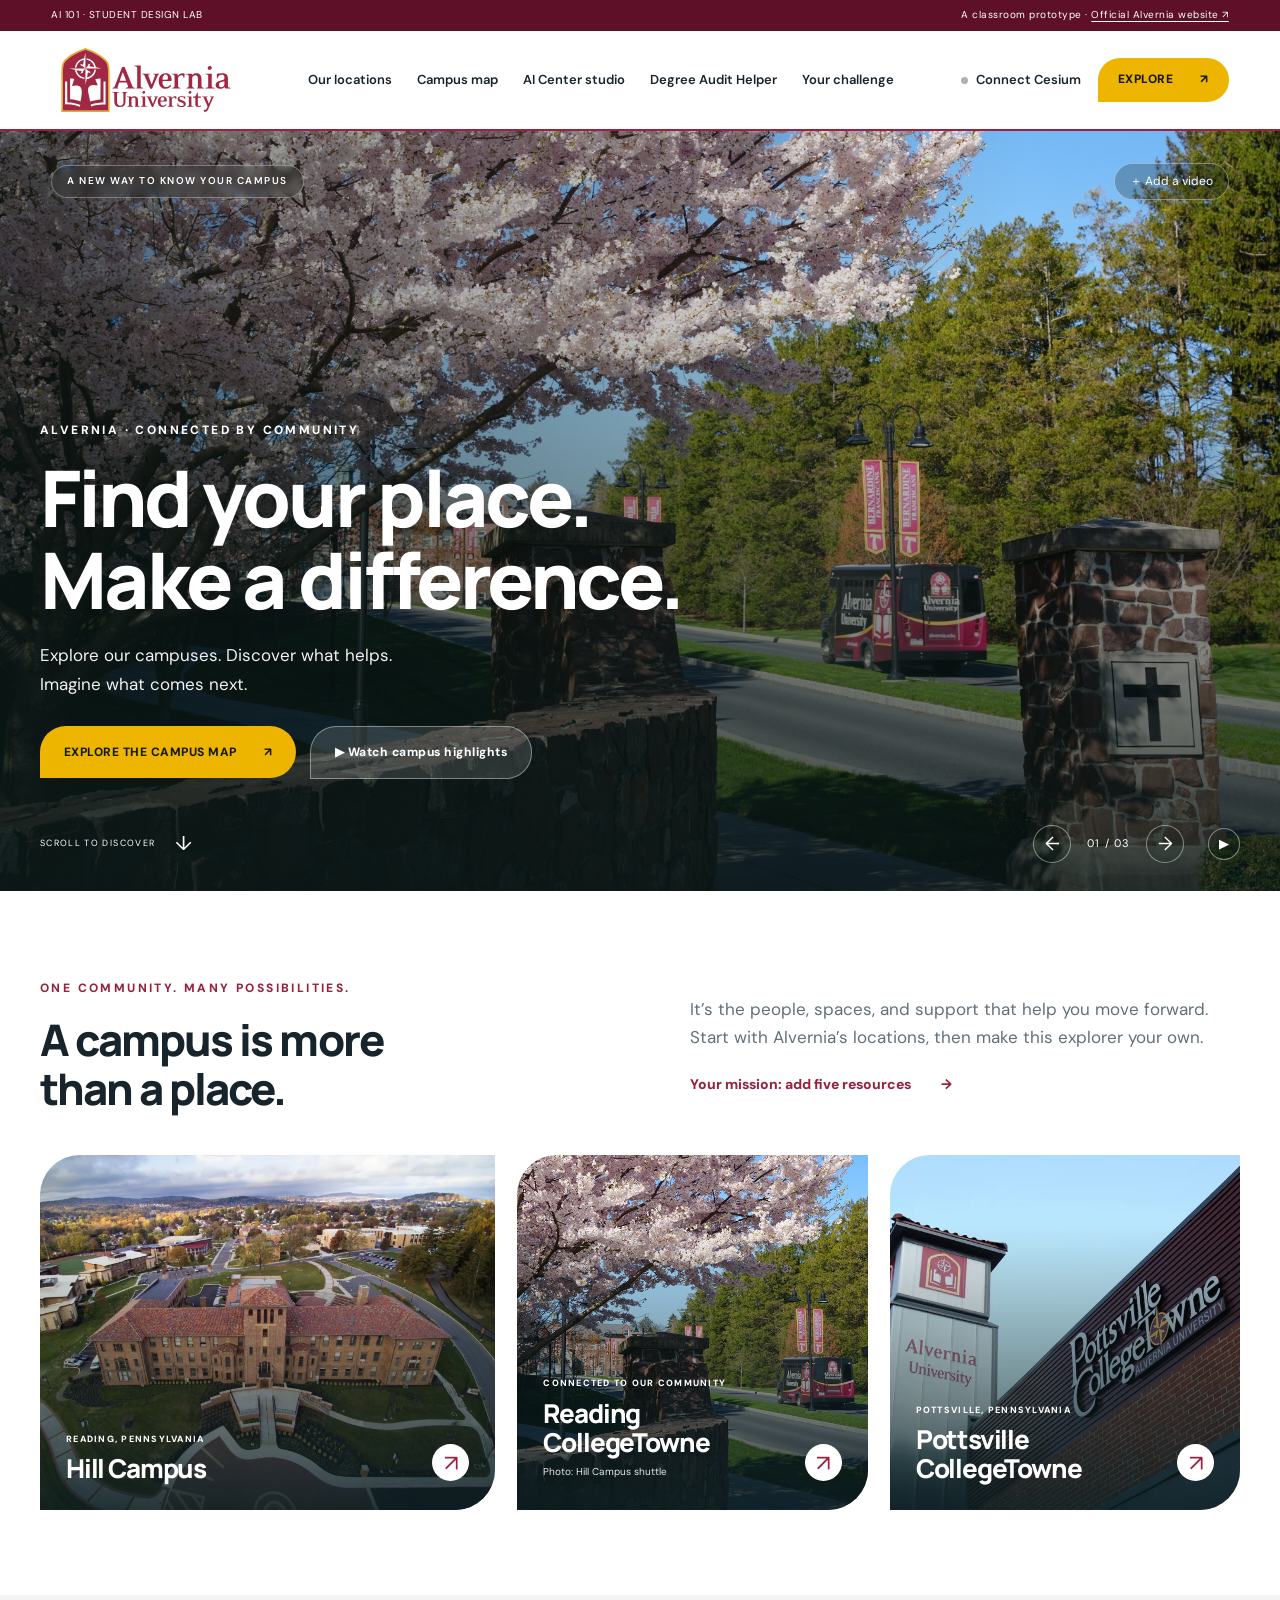
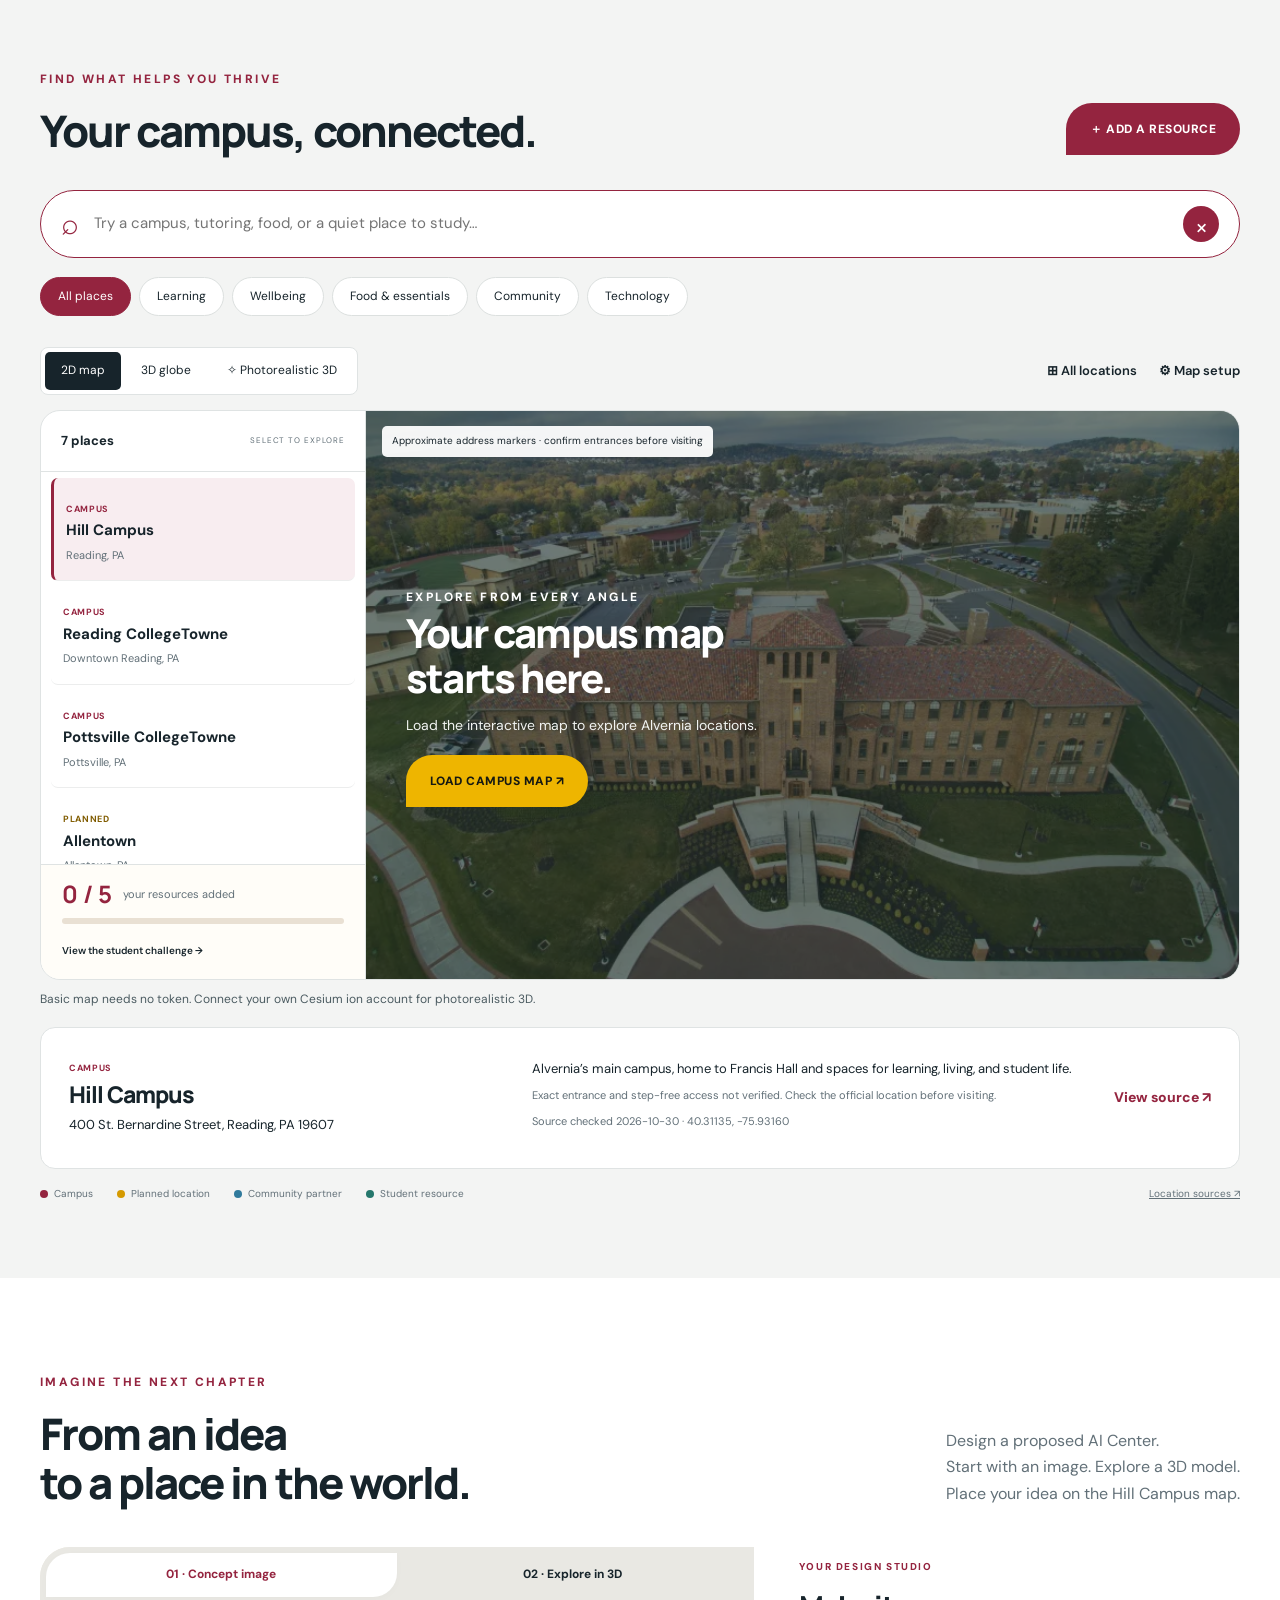
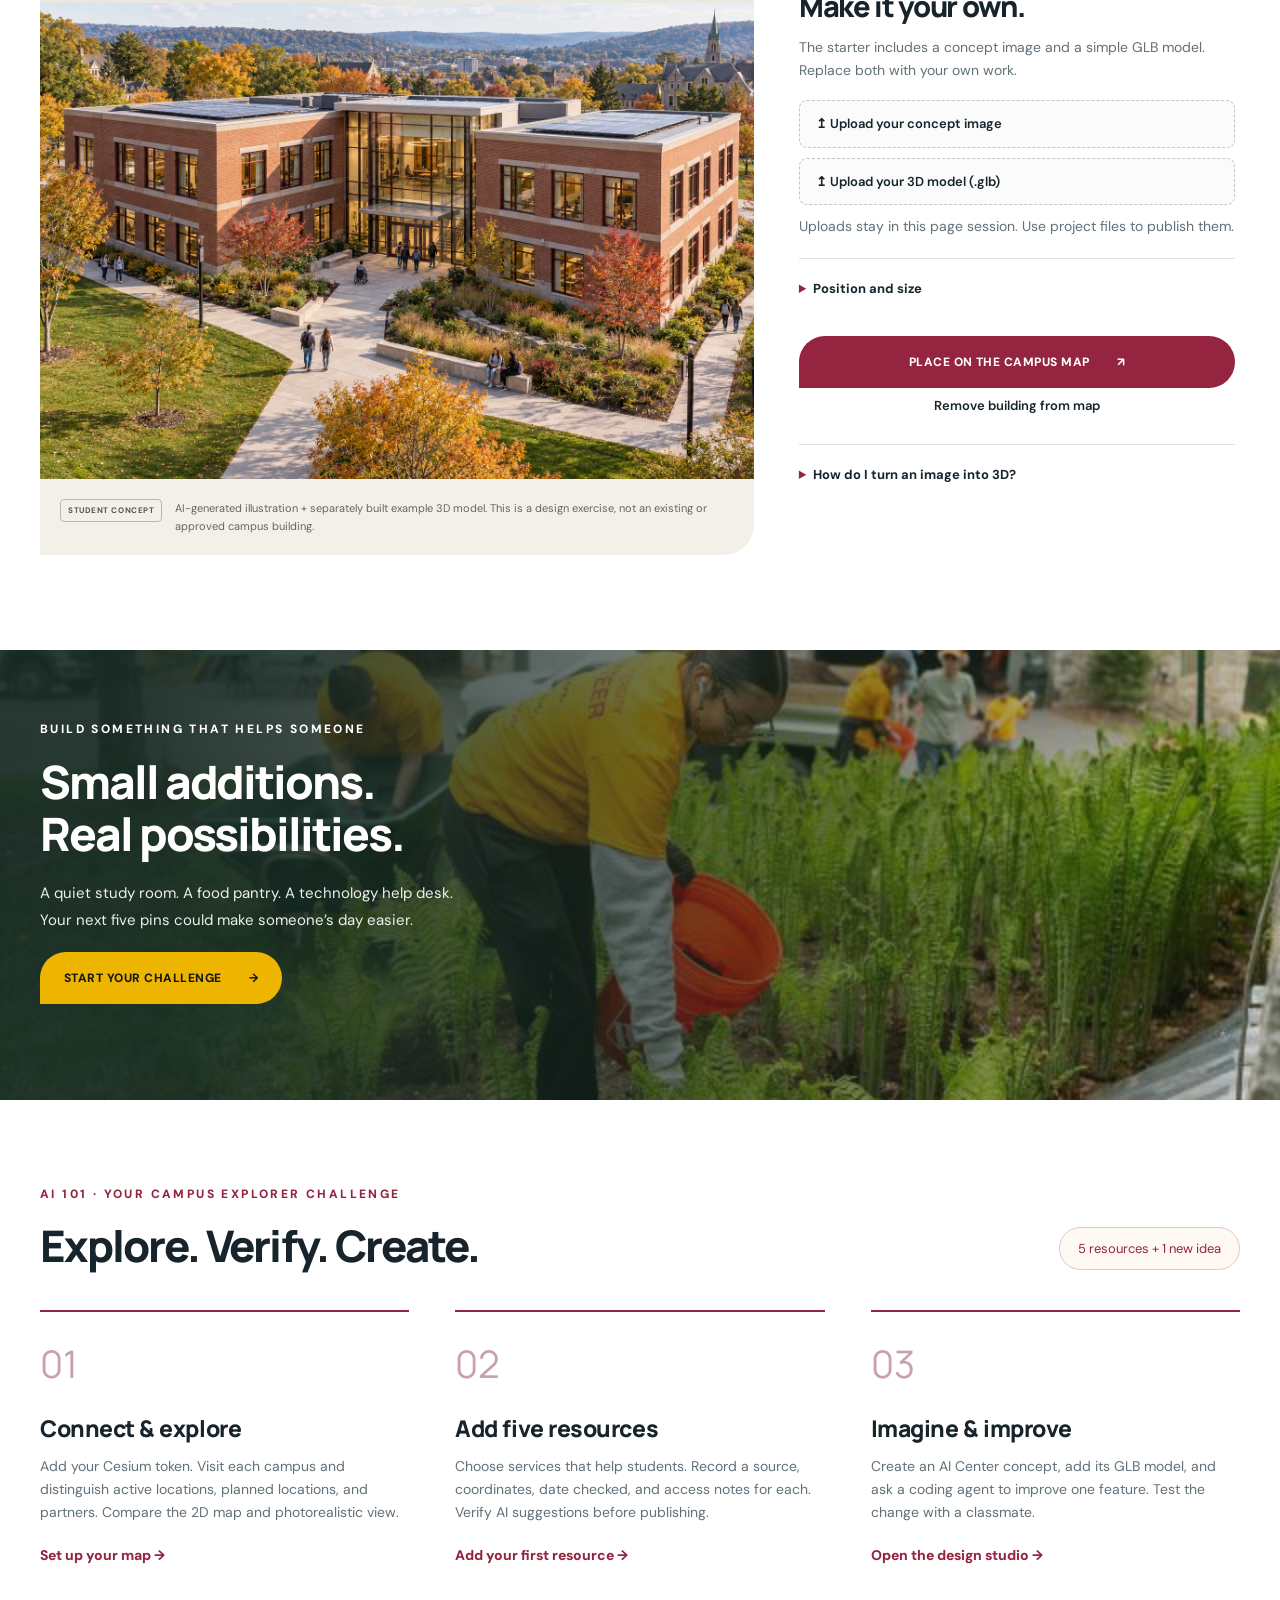
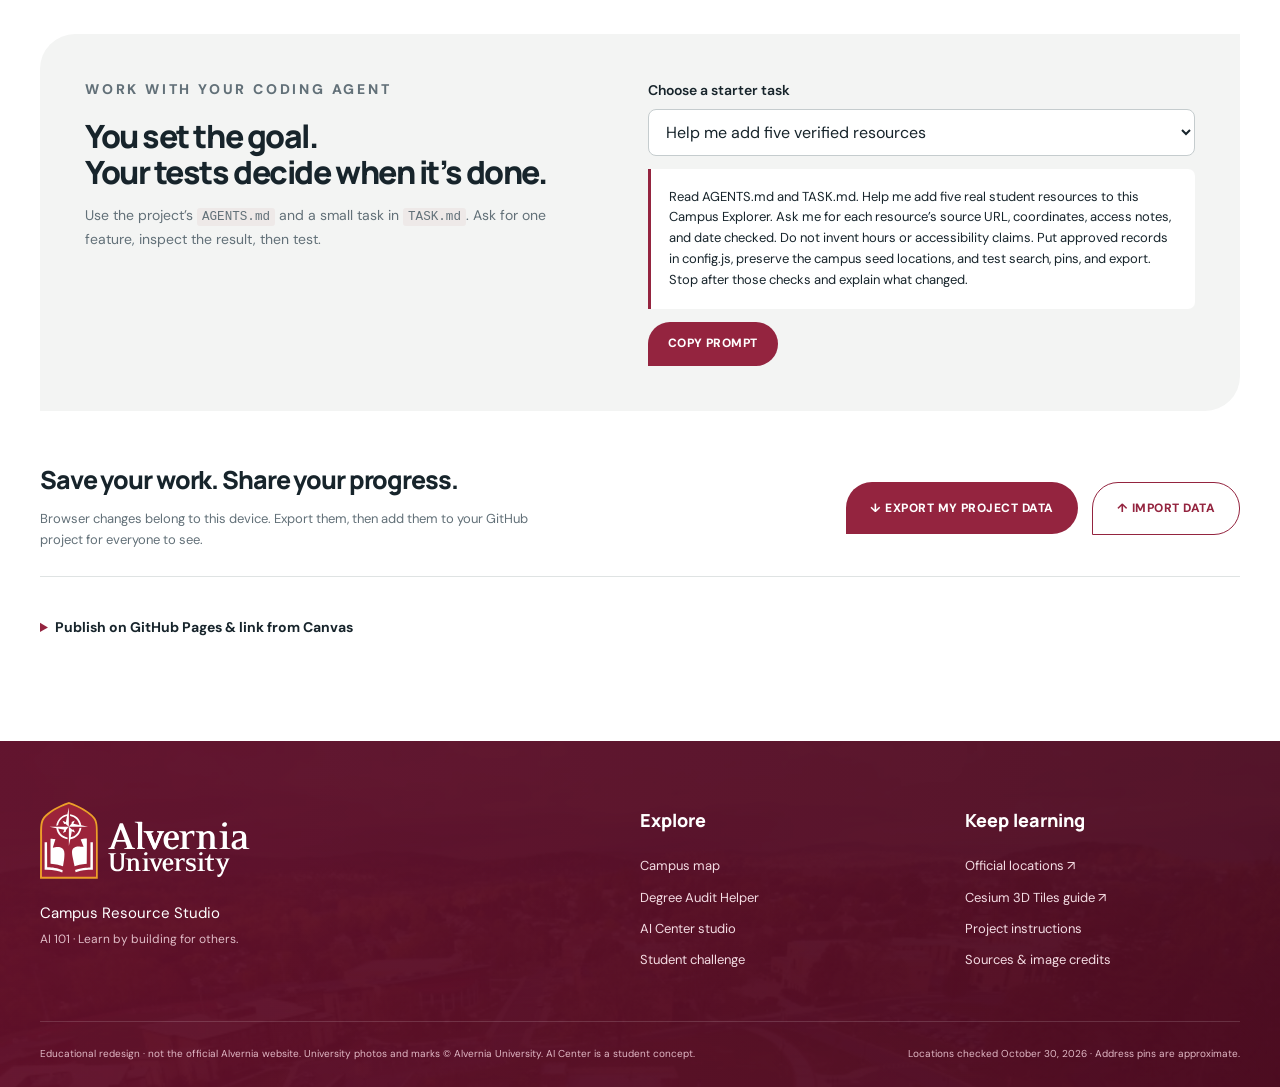
<file: website/index.html>
<!doctype html>
<html lang="en">
<head>
<meta charset="utf-8"><meta name="viewport" content="width=device-width, initial-scale=1">
<meta name="description" content="An AI 101 student campus explorer: discover Alvernia locations, add helpful resources, and imagine an AI learning center in 3D.">
<meta name="referrer" content="strict-origin-when-cross-origin">
<title>Explore Alvernia · Campus Resource Studio</title>
<link rel="icon" href="assets/logo.svg" type="image/svg+xml">
<link rel="stylesheet" href="style.css">
<script src="config.js" defer></script><script src="data.js" defer></script><script src="core.js" defer></script><script src="map.js" defer></script><script src="app.js" defer></script>
</head>
<body>
<a class="skip-link" href="#main">Skip to content</a>
<div class="prototype-bar"><span>AI 101 · STUDENT DESIGN LAB</span><span>A classroom prototype · <a href="https://www.alvernia.edu/" target="_blank" rel="noopener">Official Alvernia website ↗</a></span></div>
<header class="site-header">
<a class="brand" href="#" aria-label="Alvernia Campus Explorer home"><img src="assets/logo.svg" alt="Alvernia University" width="196" height="74"></a>
<button class="menu-toggle" id="menu-toggle" aria-expanded="false" aria-controls="main-nav">Menu ☰</button>
<nav id="main-nav" aria-label="Main navigation"><a href="#discover">Our locations</a><a href="#explore">Campus map</a><a href="#studio">AI Center studio</a><a href="degree-audit.html">Degree Audit Helper</a><a href="#lab">Your challenge</a></nav>
<div class="header-actions"><button class="text-button" data-open="token-dialog"><span class="connection-dot"></span> Connect Cesium</button><a class="button gold compact" href="#explore">EXPLORE <span>↗</span></a></div>
</header>
<main id="main">
<section class="hero" aria-label="Campus stories" aria-roledescription="carousel">
<img id="hero-image" class="hero-media" src="assets/hero-campus.jpg" alt="Alvernia campus in spring">
<video id="hero-video" class="hero-media" muted loop playsinline preload="none" poster="assets/hero-campus.jpg" aria-label="Alvernia campus highlights"></video>
<div class="hero-shade"></div>
<div class="hero-topline"><span class="glass-tag">A NEW WAY TO KNOW YOUR CAMPUS</span><button class="hero-edit" data-open="video-dialog">＋ Add a video</button></div>
<div class="hero-content wrap"><p class="eyebrow light" id="hero-kicker">ALVERNIA · CONNECTED BY COMMUNITY</p><h1 id="hero-title">Find your place.<br>Make a difference.</h1><p id="hero-description">Explore our campuses. Discover what helps.<br>Imagine what comes next.</p><div class="button-row"><a class="button gold" href="#explore">EXPLORE THE CAMPUS MAP <span>↗</span></a><button class="button translucent" id="hero-watch">▶ Watch campus highlights</button></div></div>
<div class="hero-bottom wrap"><a class="scroll-cue" href="#discover">SCROLL TO DISCOVER <span>↓</span></a><div class="carousel-controls"><button id="hero-prev" aria-label="Previous campus story">←</button><span id="hero-count" aria-live="polite">01 / 03</span><button id="hero-next" aria-label="Next campus story">→</button><button id="hero-pause" aria-label="Play background video">▶</button></div></div>
</section>
<section class="intro wrap" id="discover">
<div><p class="eyebrow">ONE COMMUNITY. MANY POSSIBILITIES.</p><h2>A campus is more<br>than a place.</h2></div><div class="intro-copy"><p>It’s the people, spaces, and support that help you move forward. Start with Alvernia’s locations, then make this explorer your own.</p><a class="text-link" href="#lab">Your mission: add five resources <span>→</span></a></div>
</section>
<section class="campus-gallery wrap" aria-label="Featured locations">
<article class="campus-card"><img src="assets/francis-hall.webp" alt="Aerial view of Francis Hall on Alvernia’s Hill Campus" loading="lazy"><div class="campus-card-shade"></div><div><span class="eyebrow light">READING, PENNSYLVANIA</span><h3>Hill Campus</h3><button class="round-link" data-fly="hill" aria-label="Explore Hill Campus on map">↗</button></div></article>
<article class="campus-card"><img src="assets/campus-gate.jpg" alt="Spring trees and Alvernia shuttle at the campus entrance" loading="lazy"><div class="campus-card-shade"></div><div><span class="eyebrow light">CONNECTED TO OUR COMMUNITY</span><h3>Reading CollegeTowne</h3><small>Photo: Hill Campus shuttle</small><button class="round-link" data-fly="reading" aria-label="Explore Reading CollegeTowne on map">↗</button></div></article>
<article class="campus-card"><img src="assets/pottsville.webp" alt="Exterior of Alvernia’s Pottsville CollegeTowne" loading="lazy"><div class="campus-card-shade"></div><div><span class="eyebrow light">POTTSVILLE, PENNSYLVANIA</span><h3>Pottsville CollegeTowne</h3><button class="round-link" data-fly="pottsville" aria-label="Explore Pottsville on map">↗</button></div></article>
</section>
<section class="finder-section" id="explore">
<div class="wrap">
<div class="section-heading"><div><p class="eyebrow">FIND WHAT HELPS YOU THRIVE</p><h2>Your campus, connected.</h2></div><button class="button maroon" id="open-resource">＋ ADD A RESOURCE</button></div>
<div class="finder-search"><label class="sr-only" for="resource-search">Search campuses and student resources</label><span aria-hidden="true">⌕</span><input id="resource-search" type="search" placeholder="Try a campus, tutoring, food, or a quiet place to study…"><button id="clear-search" aria-label="Clear search">×</button></div>
<div class="filter-row" aria-label="Resource filters"><button class="filter active" data-category="all" aria-pressed="true">All places</button><button class="filter" data-category="Learning" aria-pressed="false">Learning</button><button class="filter" data-category="Wellbeing" aria-pressed="false">Wellbeing</button><button class="filter" data-category="Food & essentials" aria-pressed="false">Food & essentials</button><button class="filter" data-category="Community" aria-pressed="false">Community</button><button class="filter" data-category="Technology" aria-pressed="false">Technology</button></div>
<div class="map-toolbar"><div class="map-views" aria-label="Map layers"><button id="view-2d" class="active" aria-pressed="true">2D map</button><button id="view-3d" aria-pressed="false">3D globe</button><button id="view-photo" aria-pressed="false">✧ Photorealistic 3D</button></div><div class="map-actions"><button class="text-button" id="show-all">⊞ All locations</button><button class="text-button" data-open="token-dialog">⚙ Map setup</button></div></div>
<div class="explorer-grid">
<aside class="results-pane" aria-label="Places directory"><div class="results-heading"><strong id="result-count">7 places</strong><span>SELECT TO EXPLORE</span></div><div id="place-list"></div><div class="resource-progress"><div><strong id="resource-progress-count">0 / 5</strong><span>your resources added</span></div><progress id="resource-progress" value="0" max="5" aria-label="Your five-resource challenge"></progress><a href="#lab">View the student challenge →</a></div></aside>
<div class="map-panel"><div id="cesiumContainer" aria-label="Interactive Cesium campus map"></div><div id="map-fallback" class="map-fallback"><img src="assets/francis-hall.webp" alt="Francis Hall campus photograph, not an interactive map"><div><span class="eyebrow light">EXPLORE FROM EVERY ANGLE</span><h3>Your campus map<br>starts here.</h3><p id="fallback-message">Load the interactive map to explore Alvernia locations.</p><button class="button gold" id="load-map">LOAD CAMPUS MAP ↗</button></div></div><div class="map-note" id="map-note">Approximate address markers · confirm entrances before visiting</div></div>
</div>
<p class="map-status" id="map-status" role="status">Basic map needs no token. Connect your own Cesium ion account for photorealistic 3D.</p>
<div id="selected-place" class="selected-place" aria-live="polite"></div>
<div class="location-legend"><span><i class="dot burgundy"></i>Campus</span><span><i class="dot amber"></i>Planned location</span><span><i class="dot blue"></i>Community partner</span><span><i class="dot teal"></i>Student resource</span><a href="https://www.alvernia.edu/about/locations" target="_blank" rel="noopener">Location sources ↗</a></div>
</div></section>
<section class="studio-section wrap" id="studio">
<div class="section-heading"><div><p class="eyebrow">IMAGINE THE NEXT CHAPTER</p><h2>From an idea<br>to a place in the world.</h2></div><p class="section-summary">Design a proposed AI Center.<br>Start with an image. Explore a 3D model.<br>Place your idea on the Hill Campus map.</p></div>
<div class="studio-grid"><div class="design-stage"><div class="stage-tabs" aria-label="Building preview mode"><button id="show-concept" class="active" aria-pressed="true">01 · Concept image</button><button id="show-model" aria-pressed="false">02 · Explore in 3D</button></div><img id="concept-image" src="assets/ai-center-concept.png" alt="AI-generated proposal: a red-brick AI Center with glass atrium and solar roofs" loading="lazy"><div id="model-preview" hidden><model-viewer id="building-viewer" src="models/ai-center-concept.glb" alt="Simplified 3D model of a proposed AI Center" camera-controls touch-action="pan-y" shadow-intensity="1" environment-image="neutral" exposure="1" camera-orbit="35deg 65deg auto"></model-viewer><div id="model-unavailable" class="model-unavailable" hidden><img src="assets/ai-center-concept.png" alt="2D concept illustration; 3D preview is unavailable"><div><strong>3D preview is unavailable in this browser.</strong><p>Use a WebGL 2-enabled browser to orbit the model.</p><a href="models/ai-center-concept.glb" download>Download the example GLB ↓</a></div></div><p id="model-status" class="small-note">Drag to orbit · scroll to zoom · needs WebGL</p></div><div class="concept-caption"><span class="badge">STUDENT CONCEPT</span><p>AI-generated illustration + separately built example 3D model. This is a design exercise, not an existing or approved campus building.</p></div></div>
<div class="studio-tools"><span class="step-number">YOUR DESIGN STUDIO</span><h3>Make it your own.</h3><p>The starter includes a concept image and a simple GLB model. Replace both with your own work.</p>
<label class="upload-button">↥ Upload your concept image<input id="image-upload" type="file" accept="image/png,image/jpeg,image/webp"></label><label class="upload-button">↥ Upload your 3D model (.glb)<input id="model-upload" type="file" accept=".glb,model/gltf-binary"></label><p class="small-note" id="upload-status">Uploads stay in this page session. Use project files to publish them.</p>
<details><summary>Position and size</summary><div class="form-grid"><label>Latitude<input id="model-lat" type="number" step="any" value="40.3121"></label><label>Longitude<input id="model-lon" type="number" step="any" value="-75.9346"></label><label>Heading (degrees)<input id="model-heading" type="number" min="0" max="360" value="25"></label><label>Scale multiplier<input id="model-scale" type="number" step="0.1" min="0.01" max="100" value="1"></label><label>Height above surface (m)<input id="model-height" type="number" min="-100" max="500" value="0"></label></div><p class="small-note">Default: a hypothetical placement near Hill Campus. Inspect the scene and choose a sensible location; this is not a site survey.</p></details>
<button class="button maroon full" id="place-building">PLACE ON THE CAMPUS MAP <span>↗</span></button><button class="text-button full" id="remove-building">Remove building from map</button>
<details><summary>How do I turn an image into 3D?</summary><ol class="plain-steps"><li>Generate a clear front/three-quarter image of your building.</li><li>Use an image-to-3D tool you can access, or model simple shapes in Blender with AI help.</li><li>Export a self-contained <strong>.glb</strong> file with textures.</li><li>Upload it here, adjust scale and heading, and check every side.</li></ol><p class="small-note">A single image does not define hidden sides or true dimensions. This website displays the model you supply; it does not automatically reconstruct one.</p><button class="text-link" data-copy="building-prompt">Copy a building design prompt ↗</button></details></div></div>
</section>
<section class="community-banner"><img src="assets/community.jpg" alt="Alvernia students taking part in community service" loading="lazy"><div class="community-overlay"></div><div class="wrap community-copy"><p class="eyebrow light">BUILD SOMETHING THAT HELPS SOMEONE</p><h2>Small additions.<br>Real possibilities.</h2><p>A quiet study room. A food pantry. A technology help desk.<br>Your next five pins could make someone’s day easier.</p><a class="button gold" href="#lab">START YOUR CHALLENGE <span>→</span></a></div></section>
<section class="lab-section wrap" id="lab">
<div class="section-heading"><div><p class="eyebrow">AI 101 · YOUR CAMPUS EXPLORER CHALLENGE</p><h2>Explore. Verify. Create.</h2></div><span class="lab-badge">5 resources + 1 new idea</span></div>
<div class="lab-steps"><article><span>01</span><h3>Connect & explore</h3><p>Add your Cesium token. Visit each campus and distinguish active locations, planned locations, and partners. Compare the 2D map and photorealistic view.</p><button class="text-link" data-open="token-dialog">Set up your map →</button></article><article><span>02</span><h3>Add five resources</h3><p>Choose services that help students. Record a source, coordinates, date checked, and access notes for each. Verify AI suggestions before publishing.</p><button class="text-link" id="lab-add-resource">Add your first resource →</button></article><article><span>03</span><h3>Imagine & improve</h3><p>Create an AI Center concept, add its GLB model, and ask a coding agent to improve one feature. Test the change with a classmate.</p><a class="text-link" href="#studio">Open the design studio →</a></article></div>
<div class="agent-panel"><div><p class="eyebrow">WORK WITH YOUR CODING AGENT</p><h3>You set the goal.<br>Your tests decide when it’s done.</h3><p>Use the project’s <code>AGENTS.md</code> and a small task in <code>TASK.md</code>. Ask for one feature, inspect the result, then test.</p></div><div><label for="agent-task">Choose a starter task</label><select id="agent-task"><option value="resources">Help me add five verified resources</option><option value="frontend">Redesign the resource cards</option><option value="video">Add my YouTube campus story</option><option value="access">Improve access information</option></select><pre id="agent-prompt"></pre><button class="button maroon compact" id="copy-agent">COPY PROMPT</button><span class="small-note" id="copy-status" role="status"></span></div></div>
<div class="project-actions"><div><h3>Save your work. Share your progress.</h3><p>Browser changes belong to this device. Export them, then add them to your GitHub project for everyone to see.</p></div><div class="button-row"><button class="button maroon" id="export-project">↓ EXPORT MY PROJECT DATA</button><label class="button outline import-label">↑ IMPORT DATA<input id="import-project" type="file" accept=".json,application/json"></label></div></div>
<p class="small-note" id="project-status" role="status"></p>
<details class="publish-guide"><summary>Publish on GitHub Pages & link from Canvas</summary><ol class="plain-steps"><li>Download the starter ZIP from your instructor and extract it.</li><li>Create a GitHub repository. Upload the <strong>contents</strong> of the website folder so <code>index.html</code> is at the repository root.</li><li>Put published resource data, YouTube links, and the paths to your image/model in <code>config.js</code>. Local browser edits do not update GitHub.</li><li>Open repository <strong>Settings → Pages → Deploy from a branch → main → /(root) → Save</strong>.</li><li>Add the final Pages URL to your Cesium token’s allowed URLs and confirm its selected assets.</li><li>Open the published website, test it, then paste its URL into Canvas. A Canvas page can link to or embed the hosted website; it does not run this full JavaScript app pasted into its editor.</li></ol><p><a href="https://docs.github.com/en/pages/getting-started-with-github-pages/configuring-a-publishing-source-for-your-github-pages-site" target="_blank" rel="noopener">GitHub’s publishing guide ↗</a></p></details>
</section>
</main>
<footer><div class="wrap footer-top"><div><img src="assets/logo-white.svg" alt="Alvernia University" width="210"><p>Campus Resource Studio<br><span>AI 101 · Learn by building for others.</span></p></div><div><h3>Explore</h3><a href="#explore">Campus map</a><a href="degree-audit.html">Degree Audit Helper</a><a href="#studio">AI Center studio</a><a href="#lab">Student challenge</a></div><div><h3>Keep learning</h3><a href="https://www.alvernia.edu/about/locations" target="_blank" rel="noopener">Official locations ↗</a><a href="https://cesium.com/learn/cesiumjs-learn/cesiumjs-photorealistic-3d-tiles/" target="_blank" rel="noopener">Cesium 3D Tiles guide ↗</a><a href="README.md">Project instructions</a><a href="SOURCES.md">Sources & image credits</a></div></div><div class="wrap footer-bottom"><p>Educational redesign · not the official Alvernia website. University photos and marks © Alvernia University. AI Center is a student concept.</p><p>Locations checked October 30, 2026 · Address pins are approximate.</p></div></footer>
<dialog id="token-dialog" aria-labelledby="token-title"><button class="close-dialog" aria-label="Close Cesium setup">×</button><p class="eyebrow">MAKE THE WORLD YOUR CLASSROOM</p><h2 id="token-title">Connect your Cesium.</h2><p>Use your own <a href="https://ion.cesium.com/tokens" target="_blank" rel="noopener">Cesium ion access token ↗</a>. For this app, choose public <code>assets:read</code> and <code>geocode</code> scopes, the assets you need, and allowed website URLs.</p><form id="token-form"><label for="token-input">Cesium ion token</label><input id="token-input" type="password" autocomplete="off" spellcheck="false" placeholder="Paste your public-scope token here" required><p class="small-note">Kept in this browser tab’s session only. Never enter an OpenAI/Claude API key or a private/write-scope token.</p><button class="button maroon" type="submit">CONNECT TOKEN</button><button class="text-button" type="button" id="forget-token">Forget session token</button></form><p role="status" id="token-status"></p><details open><summary>Enable photorealistic 3D</summary><ol class="plain-steps"><li>In Cesium ion, add/enable <strong>Google Photorealistic 3D Tiles</strong> for your account and token.</li><li>Check your plan, quota, and data terms before streaming. Coverage varies by location.</li><li>Choose <strong>Photorealistic 3D</strong> above the map. Keep provider credits visible.</li></ol><p class="small-note">These are streamed real-world tiles, not new scans made by this app. Your AI building is a separate proposed model.</p></details><p class="small-note">For code setup: <code>config.js → cesiumIonToken</code>. A token shipped in browser code is visible to visitors; use URL and asset restrictions.</p></dialog>
<dialog id="video-dialog" aria-labelledby="video-title"><button class="close-dialog" aria-label="Close video editor">×</button><p class="eyebrow">TELL YOUR CAMPUS STORY</p><h2 id="video-title">Add a YouTube video.</h2><p>Add a public or unlisted embeddable video to the hero carousel. Give this same link to your coding agent to publish it in <code>config.js</code>.</p><form id="video-form"><label>Video title<input name="title" required maxlength="80" placeholder="A student’s guide to Alvernia"></label><label>YouTube URL<input name="url" type="url" required placeholder="https://www.youtube.com/watch?v=…"></label><button class="button maroon" type="submit">ADD TO CAROUSEL</button></form><p id="video-status" role="status"></p><div id="custom-video-list"></div><p class="small-note">Saved on this browser. Export project data to keep or publish your edits. Playback depends on the video owner’s embed settings.</p></dialog>
<dialog id="watch-dialog" class="watch-dialog" aria-label="Campus video player"><button class="close-dialog" aria-label="Close video player">×</button><div id="video-player"></div><p id="video-fallback"></p></dialog>
<dialog id="resource-dialog" aria-labelledby="resource-title"><button class="close-dialog" aria-label="Close resource form">×</button><p class="eyebrow">HELP SOMEONE FIND THEIR NEXT STEP</p><h2 id="resource-title">Add a student resource.</h2><p>Pick a real service, check its details, and add the source. Do not include private student information.</p><form id="resource-form"><input type="hidden" name="id"><label>Resource name<input name="name" required maxlength="90" placeholder="For example: a tutoring center"></label><div class="form-grid"><label>Campus or partner<select name="campus" id="resource-campus" required></select></label><label>Category<select name="category" id="resource-category" required></select></label></div><label>How does it help students?<textarea name="description" required maxlength="600" rows="3" placeholder="Who can use it, what it offers, and anything students should confirm."></textarea></label><div class="form-grid"><label>Latitude<input name="lat" id="resource-lat" type="number" step="any" min="-90" max="90" required placeholder="40.312…"></label><label>Longitude<input name="lon" id="resource-lon" type="number" step="any" min="-180" max="180" required placeholder="-75.934…"></label></div><button class="text-link" type="button" id="pick-resource">Choose a point on the map ↗</button><label>Source link<input name="source" type="url" required placeholder="https://www.alvernia.edu/…"></label><div class="form-grid"><label>Date you checked<input name="verifiedOn" id="resource-date" type="date" required></label><label>Access notes<input name="accessibility" maxlength="300" placeholder="Not verified; contact the service"></label></div><label class="check-label"><input name="checked" type="checkbox" required> I checked the source and marked unknown details honestly.</label><button class="button maroon" type="submit">SAVE RESOURCE</button></form><p id="resource-status" role="status"></p></dialog>
<div id="toast" class="toast" role="status" hidden></div>
<noscript><p class="noscript">JavaScript is required for the interactive tools. <a href="https://www.alvernia.edu/about/locations">Use Alvernia’s official location directory.</a></p></noscript>
</body></html>
</file>
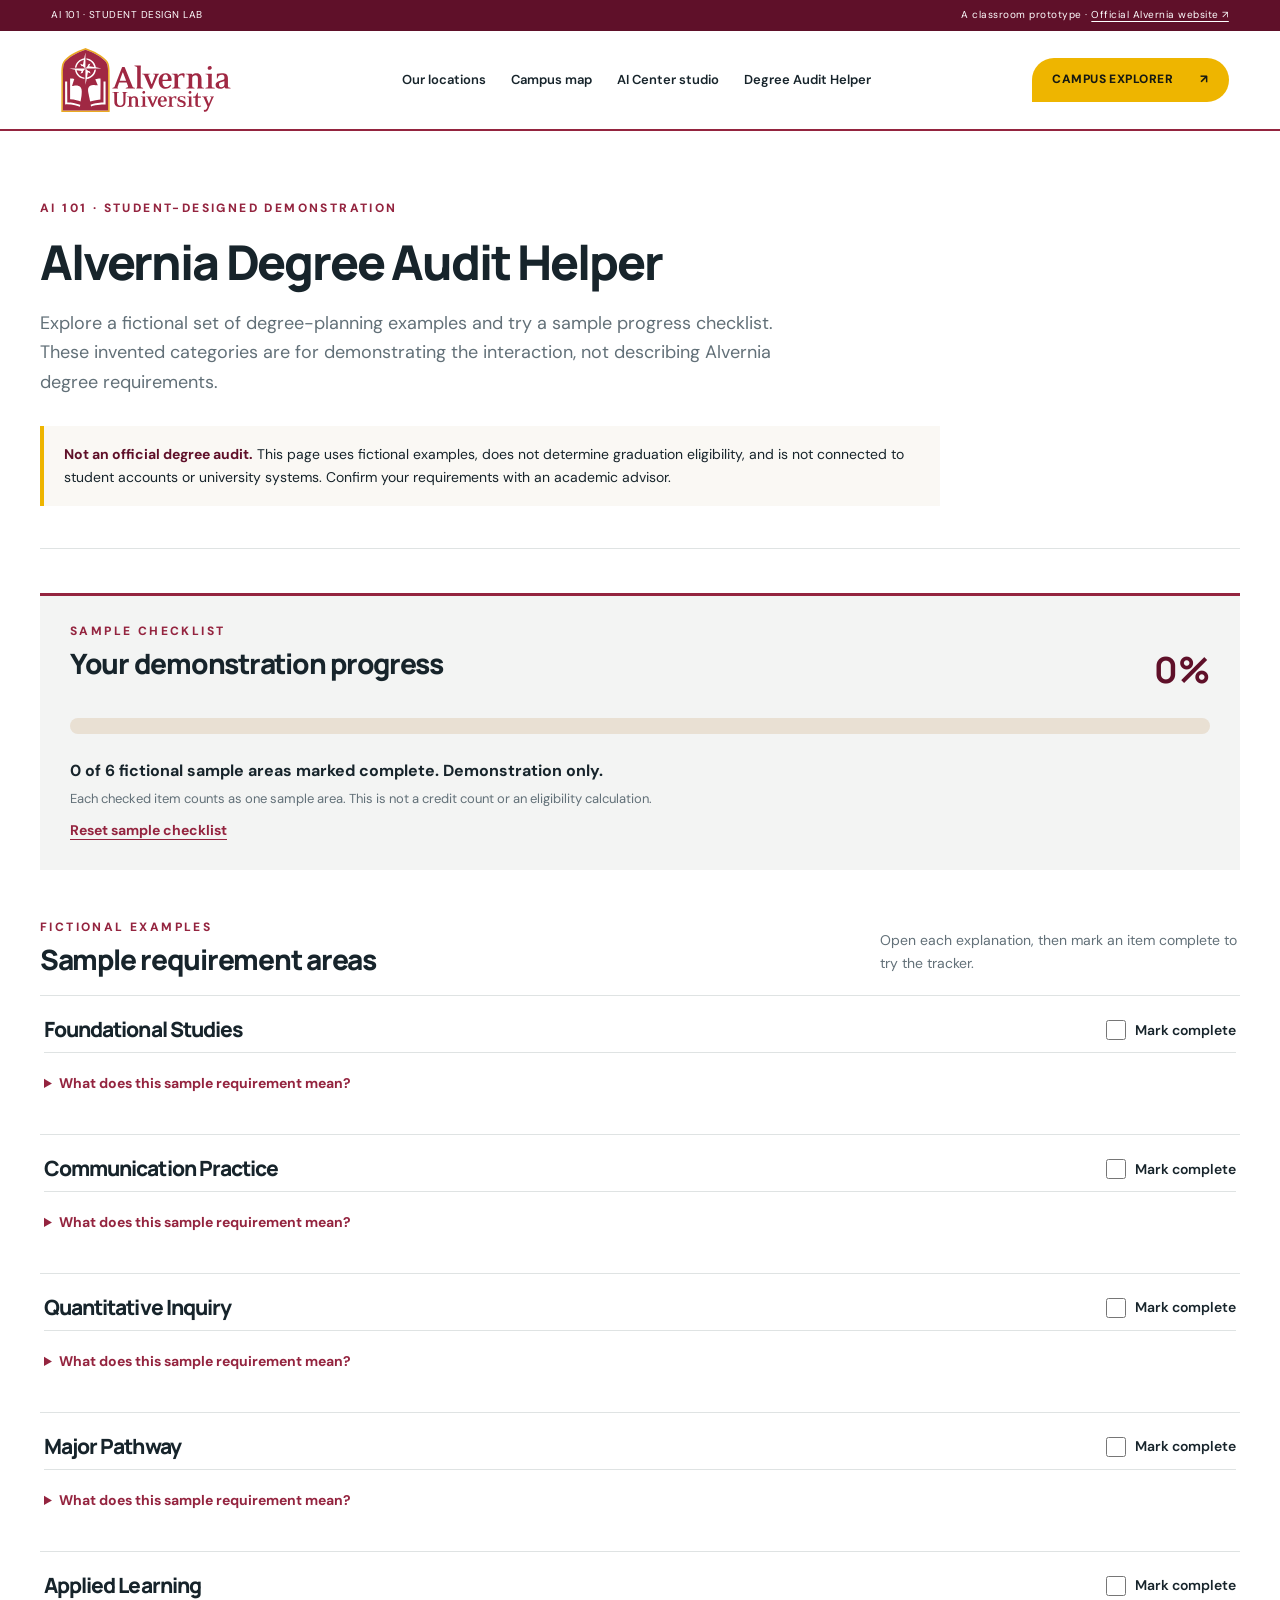
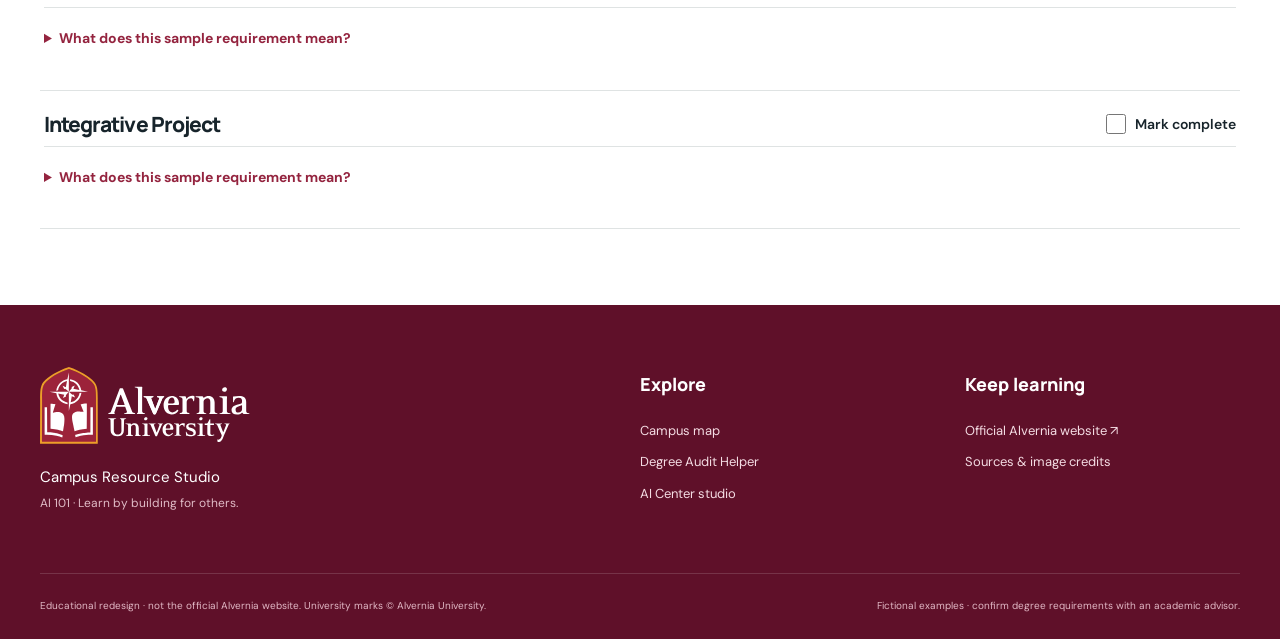
<file: website/degree-audit.html>
<!doctype html>
<html lang="en">
<head>
<meta charset="utf-8">
<meta name="viewport" content="width=device-width, initial-scale=1">
<meta name="description" content="A student-designed demonstration with fictional degree requirement examples and a sample progress checklist.">
<meta name="referrer" content="strict-origin-when-cross-origin">
<title>Alvernia Degree Audit Helper · Student Demonstration</title>
<link rel="icon" href="assets/logo.svg" type="image/svg+xml">
<link rel="stylesheet" href="style.css">
<script src="degree-audit.js" defer></script>
</head>
<body class="degree-audit-page">
<a class="skip-link" href="#main">Skip to content</a>
<div class="prototype-bar"><span>AI 101 · STUDENT DESIGN LAB</span><span>A classroom prototype · <a href="https://www.alvernia.edu/" target="_blank" rel="noopener">Official Alvernia website ↗</a></span></div>
<header class="site-header">
<a class="brand" href="index.html" aria-label="Alvernia Campus Resource Studio home"><img src="assets/logo.svg" alt="Alvernia University" width="196" height="74"></a>
<button class="menu-toggle" id="audit-menu-toggle" aria-expanded="false" aria-controls="audit-nav">Menu ☰</button>
<nav id="audit-nav" aria-label="Main navigation"><a href="index.html#discover">Our locations</a><a href="index.html#explore">Campus map</a><a href="index.html#studio">AI Center studio</a><a href="degree-audit.html" aria-current="page">Degree Audit Helper</a></nav>
<div class="header-actions"><a class="button gold compact" href="index.html">CAMPUS EXPLORER <span>↗</span></a></div>
</header>
<main id="main">
<section class="audit-intro wrap" aria-labelledby="audit-title">
<p class="eyebrow">AI 101 · STUDENT-DESIGNED DEMONSTRATION</p>
<h1 id="audit-title">Alvernia Degree Audit Helper</h1>
<p class="audit-lede">Explore a fictional set of degree-planning examples and try a sample progress checklist. These invented categories are for demonstrating the interaction, not describing Alvernia degree requirements.</p>
<div class="audit-disclaimer"><strong>Not an official degree audit.</strong> This page uses fictional examples, does not determine graduation eligibility, and is not connected to student accounts or university systems. Confirm your requirements with an academic advisor.</div>
</section>
<section class="audit-workspace wrap" aria-label="Fictional degree requirement checklist">
<div class="audit-progress-section" aria-labelledby="audit-progress-title">
<div class="audit-progress-heading"><div><p class="eyebrow">SAMPLE CHECKLIST</p><h2 id="audit-progress-title">Your demonstration progress</h2></div><strong class="audit-percentage" id="audit-percentage">0%</strong></div>
<div class="audit-progress-line"><progress id="audit-progress" max="6" value="0" aria-label="Fictional sample requirement areas marked complete">0%</progress></div>
<p class="audit-progress-status" id="audit-progress-status" role="status" aria-live="polite">0 of 6 fictional sample areas marked complete. Demonstration only.</p>
<p class="audit-progress-note">Each checked item counts as one sample area. This is not a credit count or an eligibility calculation.</p>
<button class="text-link audit-reset" id="audit-reset" type="button">Reset sample checklist</button>
</div>
<div class="audit-requirements-heading"><div><p class="eyebrow">FICTIONAL EXAMPLES</p><h2>Sample requirement areas</h2></div><p>Open each explanation, then mark an item complete to try the tracker.</p></div>
<ul class="audit-requirements">
<li class="audit-requirement">
<div class="audit-requirement-row"><h3 id="req-foundations">Foundational Studies</h3><label class="audit-check-label"><input type="checkbox" name="sample-requirement" aria-labelledby="req-foundations"><span>Mark complete</span></label></div>
<details><summary>What does this sample requirement mean?</summary><p>This fictional example represents a group of introductory learning experiences. It is included to show how a broad requirement might be described; it is not an Alvernia course or policy.</p></details>
</li>
<li class="audit-requirement">
<div class="audit-requirement-row"><h3 id="req-communication">Communication Practice</h3><label class="audit-check-label"><input type="checkbox" name="sample-requirement" aria-labelledby="req-communication"><span>Mark complete</span></label></div>
<details><summary>What does this sample requirement mean?</summary><p>This fictional example focuses on practicing clear communication in more than one format. The description is illustrative and does not identify a real course or required skill category.</p></details>
</li>
<li class="audit-requirement">
<div class="audit-requirement-row"><h3 id="req-quantitative">Quantitative Inquiry</h3><label class="audit-check-label"><input type="checkbox" name="sample-requirement" aria-labelledby="req-quantitative"><span>Mark complete</span></label></div>
<details><summary>What does this sample requirement mean?</summary><p>This invented area is an example of learning to interpret information and use evidence to answer a question. It is not an official requirement.</p></details>
</li>
<li class="audit-requirement">
<div class="audit-requirement-row"><h3 id="req-pathway">Major Pathway</h3><label class="audit-check-label"><input type="checkbox" name="sample-requirement" aria-labelledby="req-pathway"><span>Mark complete</span></label></div>
<details><summary>What does this sample requirement mean?</summary><p>This fictional placeholder stands for coursework related to a student's area of study. Actual programs can have different structures and requirements; ask an academic advisor about your program.</p></details>
</li>
<li class="audit-requirement">
<div class="audit-requirement-row"><h3 id="req-applied">Applied Learning</h3><label class="audit-check-label"><input type="checkbox" name="sample-requirement" aria-labelledby="req-applied"><span>Mark complete</span></label></div>
<details><summary>What does this sample requirement mean?</summary><p>This invented example represents applying ideas through a project or practice activity. It does not claim that any specific experience is required or offered by Alvernia.</p></details>
</li>
<li class="audit-requirement">
<div class="audit-requirement-row"><h3 id="req-capstone">Integrative Project</h3><label class="audit-check-label"><input type="checkbox" name="sample-requirement" aria-labelledby="req-capstone"><span>Mark complete</span></label></div>
<details><summary>What does this sample requirement mean?</summary><p>This fictional final example shows how a program might ask students to bring together learning from multiple areas. It is not an official capstone or graduation requirement.</p></details>
</li>
</ul>
<noscript><p class="audit-noscript">The sample explanations are available above. Enable JavaScript to update the demonstration progress tracker.</p></noscript>
</section>
</main>
<footer><div class="wrap footer-top"><div><img src="assets/logo-white.svg" alt="Alvernia University" width="210"><p>Campus Resource Studio<br><span>AI 101 · Learn by building for others.</span></p></div><div><h3>Explore</h3><a href="index.html#explore">Campus map</a><a href="degree-audit.html">Degree Audit Helper</a><a href="index.html#studio">AI Center studio</a></div><div><h3>Keep learning</h3><a href="https://www.alvernia.edu/" target="_blank" rel="noopener">Official Alvernia website ↗</a><a href="SOURCES.md">Sources & image credits</a></div></div><div class="wrap footer-bottom"><p>Educational redesign · not the official Alvernia website. University marks © Alvernia University.</p><p>Fictional examples · confirm degree requirements with an academic advisor.</p></div></footer>
</body>
</html>
</file>
<file: website/style.css>
@import url('https://fonts.googleapis.com/css2?family=DM+Sans:wght@400;500;600;700&family=Manrope:wght@400;500;600;700;800&display=swap');
:root{--maroon:#94243f;--deep:#5f1029;--gold:#eeb500;--ink:#17242b;--muted:#627078;--line:#dfe3e3;--pale:#f3f4f3;--cream:#faf8f4;--radius:38px;--font:'DM Sans',Arial,sans-serif;--heading:'Manrope',Arial,sans-serif}
*{box-sizing:border-box}html{scroll-behavior:smooth;scroll-padding-top:110px}body{margin:0;color:var(--ink);background:#fff;font-family:var(--font);font-size:16px;line-height:1.65}button,input,textarea,select{font:inherit}button,a,input,textarea,select{-webkit-tap-highlight-color:transparent}button{cursor:pointer}button:disabled{opacity:.5;cursor:wait}a{color:inherit}button{color:inherit}img{max-width:100%;display:block}h1,h2,h3,p{margin-top:0}h1,h2,h3{font-family:var(--heading);line-height:1.13;letter-spacing:-.045em}h2{font-size:clamp(32px,3.4vw,49px);font-weight:800;margin-bottom:20px}h3{font-size:24px;font-weight:800;margin-bottom:14px}p{margin-bottom:18px}button:focus-visible,a:focus-visible,input:focus-visible,textarea:focus-visible,select:focus-visible,summary:focus-visible{outline:3px solid #0b88b3;outline-offset:4px}button{border:0}input,select,textarea{width:100%;padding:11px 13px;border:1px solid #c5ccce;border-radius:8px;background:#fff;color:var(--ink)}textarea{resize:vertical}label{display:block;font-weight:600;font-size:14px;margin-bottom:15px}label input,label select,label textarea{margin-top:6px}code{font-size:.9em;background:#eee9e8;padding:2px 5px;border-radius:3px}section{scroll-margin-top:20px}.wrap{width:min(1280px,calc(100% - 80px));margin-inline:auto}.eyebrow{font-size:12px;letter-spacing:.2em;line-height:1.5;font-weight:800;color:var(--maroon);margin-bottom:18px}.eyebrow.light{color:white}.prototype-bar{background:var(--deep);color:#fff;display:flex;justify-content:space-between;gap:18px;padding:7px 4%;font-size:10px;letter-spacing:.05em}.prototype-bar a{text-underline-offset:3px}.site-header{display:flex;align-items:center;justify-content:space-between;gap:25px;padding:17px 4%;border-bottom:2px solid var(--maroon);background:white;position:relative;z-index:10}.brand{flex-shrink:0}.brand img{width:190px;height:64px;object-fit:contain}.site-header nav{display:flex;align-items:center;gap:25px;font-size:13px;font-weight:600}.site-header nav a{text-decoration:none}.site-header nav a:hover{color:var(--maroon)}.header-actions{display:flex;align-items:center;gap:17px}.connection-dot{display:inline-block;width:7px;height:7px;background:#acb2b2;border-radius:50%;margin-right:5px}.connection-dot.connected{background:#27866c}.menu-toggle{display:none;background:none}.button{border:0;display:inline-flex;align-items:center;justify-content:center;gap:27px;padding:17px 24px;min-height:52px;font-size:12px;font-weight:800;letter-spacing:.04em;text-decoration:none;border-radius:26px 26px 26px 0;line-height:1.4;transition:filter .2s,transform .2s}.button:hover{filter:brightness(.96);transform:translateY(-1px)}.button.gold{background:var(--gold);color:#161912}.button.maroon{background:var(--maroon);color:white}.button.translucent{background:rgba(255,255,255,.13);border:1px solid rgba(255,255,255,.4);color:white}.button.outline{border:1px solid var(--maroon);color:var(--maroon);background:transparent}.button.compact{padding:13px 20px;min-height:44px}.button.full{width:100%}.button-row{display:flex;align-items:center;gap:14px;flex-wrap:wrap}.text-button{background:none;padding:7px 0;font-size:13px;font-weight:600}.text-button.full{width:100%}.text-link{background:none;color:var(--maroon);font-size:14px;font-weight:800;padding:0;text-decoration:none;text-underline-offset:5px;display:inline-flex;gap:30px;align-items:center}.text-link:hover{text-decoration:underline}.hero{position:relative;min-height:640px;height:min(760px,77vw);color:white;overflow:hidden;background:#263a31}.hero-media{position:absolute;inset:0;width:100%;height:100%;object-fit:cover}.hero-video-hidden,#hero-video:not([src]){display:none}.hero-shade{position:absolute;inset:0;background:linear-gradient(90deg,rgba(12,26,24,.54),rgba(12,26,24,.03) 80%),linear-gradient(0deg,rgba(9,22,21,.8),transparent 75%)}.hero-topline{position:absolute;top:32px;left:4%;right:4%;display:flex;justify-content:space-between;align-items:center;gap:10px}.glass-tag{border:1px solid #ffffff50;border-radius:30px;padding:7px 15px;font-size:10px;font-weight:600;letter-spacing:.15em;background:#14251b25;backdrop-filter:blur(4px)}.hero-edit{color:white;border:1px solid #ffffff60;background:#16241e45;padding:8px 15px;border-radius:25px;font-size:12px}.hero-content{position:absolute;left:0;right:0;bottom:112px}.hero h1{font-size:clamp(48px,6.1vw,84px);font-weight:800;max-width:860px;margin-bottom:20px;line-height:1.05;letter-spacing:-.04em}.hero-content>p:not(.eyebrow){font-size:17px;line-height:1.7;margin-bottom:27px;color:#fffffff0}.hero-bottom{position:absolute;bottom:28px;left:0;right:0;display:flex;align-items:center;justify-content:space-between}.scroll-cue{color:#fff;text-decoration:none;font-size:9px;letter-spacing:.15em;display:flex;gap:20px;align-items:center}.scroll-cue span{font-size:20px}.carousel-controls{display:flex;gap:16px;align-items:center;font-size:11px;letter-spacing:.1em}.carousel-controls button{border:1px solid #ffffff70;border-radius:50%;background:#14251b22;color:#fff;width:38px;height:38px;font-size:19px}.carousel-controls #hero-pause{font-size:13px;width:32px;height:32px;margin-left:8px}.intro{padding:88px 0 42px;display:grid;grid-template-columns:1fr 1fr;align-items:center;gap:100px}.intro h2{margin-bottom:0}.intro-copy{max-width:520px;color:var(--muted);font-size:17px}.campus-gallery{display:grid;grid-template-columns:1.3fr 1fr 1fr;gap:22px;padding-bottom:85px}.campus-card{height:355px;position:relative;overflow:hidden;border-radius:40px 0 40px 0;color:white;background:#274331}.campus-card>img{width:100%;height:100%;object-fit:cover;transition:transform .6s}.campus-card:hover>img{transform:scale(1.04)}.campus-card-shade{position:absolute;inset:0;background:linear-gradient(0deg,#0c1e21d9,transparent 80%)}.campus-card>div:last-child{position:absolute;bottom:26px;left:26px;right:26px}.campus-card .eyebrow{font-size:9px;letter-spacing:.14em;display:block;margin-bottom:8px;max-width:85%}.campus-card h3{font-size:26px;max-width:84%;margin-bottom:0}.campus-card small{font-size:10px;color:#e5e7e7}.round-link{position:absolute;right:0;bottom:3px;width:37px;height:37px;background:white;color:var(--maroon);border-radius:50%;font-size:23px}.finder-section{background:var(--pale);padding:75px 0}.section-heading{display:flex;align-items:end;justify-content:space-between;gap:40px;margin-bottom:32px}.section-heading h2{margin-bottom:0}.section-summary{color:var(--muted);margin-bottom:0;max-width:365px;font-size:16px}.finder-search{display:flex;align-items:center;gap:15px;border:1.5px solid var(--maroon);padding:8px 20px;background:white;border-radius:40px;margin-top:35px}.finder-search>span{font-size:30px;color:var(--maroon)}.finder-search input{border:none;background:none;min-width:0;font-size:15px;padding:12px 0}.finder-search button{background:var(--maroon);color:white;width:36px;height:36px;border-radius:50%;font-size:24px;flex-shrink:0}.filter-row{display:flex;gap:8px;flex-wrap:wrap;margin:19px 0 31px}.filter{background:white;padding:9px 17px;border:1px solid #dce0df;border-radius:22px;font-size:12px}.filter.active{background:var(--maroon);border-color:var(--maroon);color:white}.map-toolbar{display:flex;justify-content:space-between;gap:18px;align-items:center;margin-bottom:15px}.map-views{display:flex;gap:4px;border:1px solid var(--line);background:white;border-radius:8px;padding:4px}.map-views button{font-size:12px;padding:9px 16px;border-radius:5px;background:white}.map-views button.active{background:var(--ink);color:white}.map-actions{display:flex;gap:22px}.explorer-grid{display:grid;grid-template-columns:325px minmax(0,1fr);height:570px;background:white;border-radius:20px;overflow:hidden;border:1px solid var(--line)}.results-pane{display:flex;flex-direction:column;overflow:hidden;border-right:1px solid var(--line)}.results-heading{padding:19px 20px;border-bottom:1px solid var(--line);display:flex;align-items:center;justify-content:space-between;gap:12px;font-size:13px}.results-heading span{font-size:8px;letter-spacing:.12em;color:var(--muted)}#place-list{overflow:auto;flex:1;padding:6px 10px}.place-button{display:block;text-align:left;width:100%;padding:16px 12px;background:white;border-bottom:1px solid #eceded;border-radius:7px}.place-button:hover{background:#f7f4f4}.place-button.selected{background:#f8edf0;border-left:3px solid var(--maroon)}.place-button strong{display:block;font-size:15px;line-height:1.3}.place-button small{display:block;font-size:11px;color:var(--muted);margin-top:5px}.place-type{font-size:9px;font-weight:700;color:var(--maroon);letter-spacing:.07em;text-transform:uppercase;margin-bottom:5px;display:inline-flex;align-items:center;gap:5px}.place-type.partner{color:#297092}.place-type.planned{color:#805c00}.place-type.student{color:#1b716b}.resource-progress{padding:17px 21px;background:#fffdf8;border-top:1px solid var(--line)}.resource-progress>div{display:flex;align-items:center;gap:11px}.resource-progress strong{font-size:24px;line-height:1;color:var(--maroon);font-family:var(--heading)}.resource-progress span{font-size:11px;color:var(--muted)}progress{width:100%;height:6px;border-radius:10px;border:0;display:block;margin:12px 0;accent-color:var(--maroon)}progress::-webkit-progress-bar{background:#e9e0d3;border-radius:10px}progress::-webkit-progress-value{background:var(--maroon);border-radius:10px}.resource-progress a{font-size:10px;text-decoration:none;font-weight:600}.map-panel{position:relative;min-width:0;background:#dce3df}#cesiumContainer{width:100%;height:100%;position:absolute;inset:0}.map-fallback{position:absolute;inset:0;display:flex;align-items:center;background:#22352d}.map-fallback>img{position:absolute;inset:0;width:100%;height:100%;object-fit:cover;opacity:.36}.map-fallback>div{position:relative;color:white;padding:40px;max-width:450px}.map-fallback h3{font-size:40px}.map-fallback p{font-size:14px;color:#f2f4f2}.map-fallback[hidden]{display:none}.map-note{position:absolute;top:15px;left:16px;right:16px;z-index:1;background:#fffffff0;border-radius:5px;padding:7px 10px;font-size:10px;width:fit-content;max-width:calc(100% - 32px);pointer-events:none}.map-status{font-size:12px;color:#4b5b61;padding:10px 0 0;min-height:28px;margin-bottom:17px}.selected-place{background:white;padding:25px 28px;border-radius:15px;display:grid;grid-template-columns:1.1fr 1.4fr auto;gap:30px;align-items:center;border:1px solid var(--line)}.selected-place h3{font-size:23px;margin-bottom:7px}.selected-place p{font-size:13px;margin-bottom:8px}.selected-place .small-note{font-size:11px}.selected-place .place-links{display:flex;flex-direction:column;gap:10px;align-items:start}.location-legend{display:flex;gap:24px;flex-wrap:wrap;padding-top:17px;font-size:10px;color:var(--muted)}.location-legend span{display:flex;align-items:center;gap:6px}.location-legend a{margin-left:auto}.dot{display:inline-block;width:8px;height:8px;border-radius:50%;background:var(--maroon)}.dot.amber{background:#d59a00}.dot.blue{background:#307a9c}.dot.teal{background:#25776c}.studio-section{padding:95px 0}.studio-grid{display:grid;grid-template-columns:1.6fr 1fr;gap:40px;align-items:start;margin-top:40px}.design-stage{border-radius:30px 0 30px 0;overflow:hidden;background:#f3f0e9}.stage-tabs{display:flex;gap:0;background:#e9e8e3;padding:6px}.stage-tabs button{width:50%;padding:12px 8px;background:transparent;border-radius:24px 0 24px 0;font-size:12px;font-weight:700}.stage-tabs button.active{background:#fff;color:var(--maroon);box-shadow:0 2px 8px #00000005}#concept-image{width:100%;aspect-ratio:1.5;object-fit:cover}#model-preview{background:#edece6}model-viewer{width:100%;height:440px;display:block}#model-status{padding:10px 20px;margin:0;background:#faf9f6}.model-loading{position:absolute;left:50%;top:50%;transform:translate(-50%,-50%);font-size:14px}.concept-caption{display:flex;gap:13px;align-items:start;padding:20px}.badge{border:1px solid #c4b4ac;color:#5d5149;border-radius:4px;padding:4px 7px;font-size:8px;letter-spacing:.07em;white-space:nowrap;font-weight:700}.concept-caption p{font-size:11px;margin:0;color:#6b635c}.studio-tools{padding:12px 5px}.step-number{color:var(--maroon);font-size:10px;letter-spacing:.16em;font-weight:800;display:block;margin-bottom:14px}.studio-tools h3{font-size:29px}.studio-tools>p{font-size:14px;color:var(--muted)}.upload-button{position:relative;display:block;padding:12px 16px;border:1px dashed #bfc7c7;border-radius:8px;font-size:13px;cursor:pointer;margin:10px 0;background:#fafbfa}.upload-button input,.import-label input{position:absolute;opacity:0;width:1px;height:1px;overflow:hidden}.upload-button:focus-within,.import-label:focus-within{outline:3px solid #0b88b3;outline-offset:3px}.small-note{font-size:12px;color:var(--muted);line-height:1.6}.studio-tools details{font-size:13px;margin:20px 0}details{border-top:1px solid var(--line);padding-top:15px}summary{cursor:pointer;font-weight:700;padding:4px 0;margin-bottom:13px}summary::marker{color:var(--maroon)}.form-grid{display:grid;grid-template-columns:1fr 1fr;gap:0 15px}.form-grid label{min-width:0}.plain-steps{padding-left:23px;font-size:14px}.plain-steps li{margin-bottom:12px}.community-banner{position:relative;min-height:450px;background:#243c2a;overflow:hidden}.community-banner>img{position:absolute;inset:0;width:100%;height:100%;object-fit:cover;object-position:center 45%}.community-overlay{position:absolute;inset:0;background:linear-gradient(90deg,#172a25e8 12%,#12231c80 64%,#12231c20)}.community-copy{position:relative;color:white;padding:70px 0}.community-copy h2{font-size:46px;max-width:630px}.community-copy p:not(.eyebrow){font-size:15px;line-height:1.8;color:#eeefed}.lab-section{padding:85px 0}.lab-badge{border:1px solid #dcc9ca;background:#fff9f4;color:var(--maroon);font-size:13px;padding:10px 18px;border-radius:30px;white-space:nowrap}.lab-steps{display:grid;grid-template-columns:repeat(3,1fr);gap:46px;margin:40px 0 65px}.lab-steps article{border-top:2px solid var(--maroon);padding-top:20px}.lab-steps article>span{font-family:var(--heading);font-size:38px;color:#c8a2a9;display:block;margin-bottom:20px}.lab-steps h3{font-size:23px;letter-spacing:-.02em}.lab-steps p{font-size:14px;color:var(--muted)}.agent-panel{display:grid;grid-template-columns:1fr 1.1fr;gap:65px;padding:45px;background:var(--pale);border-radius:35px 0 35px 0}.agent-panel h3{font-size:32px}.agent-panel p{font-size:14px;color:var(--muted)}.agent-panel pre{font:13px/1.6 var(--font);white-space:pre-wrap;background:white;padding:18px;border-left:3px solid var(--maroon);border-radius:0 7px 7px 0;max-height:220px;overflow:auto}.agent-panel label{margin-bottom:7px}.project-actions{display:flex;align-items:center;justify-content:space-between;gap:35px;margin:55px 0 20px;padding-bottom:25px;border-bottom:1px solid var(--line)}.project-actions>div:first-child{max-width:510px}.project-actions h3{font-size:25px}.project-actions p{font-size:13px;color:var(--muted);margin:0}.import-label{margin:0;position:relative;cursor:pointer}.publish-guide{font-size:14px;border-top:none}.publish-guide .plain-steps{max-width:900px}footer{background:var(--deep);color:white;padding:60px 0 25px;background-image:linear-gradient(100deg,#610f29f5,#4e0c22f5),url(assets/francis-hall.webp);background-size:cover}.footer-top{display:grid;grid-template-columns:2fr 1fr 1fr;gap:50px}.footer-top>div>img{height:80px;object-fit:contain;object-position:left}.footer-top p{margin-top:20px;font-size:15px}.footer-top p span{font-size:12px;color:#e0bbc6}.footer-top h3{font-size:18px;letter-spacing:0;margin:9px 0 25px}.footer-top a{display:block;font-size:13px;color:#f4dce3;text-decoration:none;margin:10px 0}.footer-top a:hover{text-decoration:underline}.footer-bottom{border-top:1px solid #ffffff25;margin-top:40px;padding-top:24px;display:flex;gap:30px;justify-content:space-between;color:#e1b8c5;font-size:10px}.footer-bottom p{max-width:660px;margin:0}dialog{max-width:630px;width:calc(100% - 32px);border:0;border-radius:25px;padding:40px;color:var(--ink);box-shadow:0 30px 100px #0005;max-height:90vh;overflow:auto}dialog::backdrop{background:#11231d99;backdrop-filter:blur(4px)}dialog h2{font-size:32px;padding-right:20px}dialog>p{font-size:14px}dialog a{color:var(--maroon)}dialog form{margin-top:25px}.close-dialog{position:absolute;right:17px;top:13px;border:0;background:#eee;border-radius:50%;width:32px;height:32px;line-height:28px;font-size:25px}.watch-dialog{max-width:1000px;padding:45px 20px 20px;background:#111;color:#fff}.watch-dialog iframe,.watch-dialog video{width:100%;aspect-ratio:16/9;border:0;background:#000}.watch-dialog p{font-size:12px;margin-top:10px;margin-bottom:0}.watch-dialog a{color:#fff}.check-label{display:flex;gap:10px;align-items:start;font-size:12px}.check-label input{width:16px;margin:4px 0 0;flex-shrink:0}.custom-video{padding:10px 0;border-top:1px solid var(--line);display:flex;align-items:center;justify-content:space-between;font-size:13px}.custom-video button{background:none;color:var(--maroon);font-size:11px}.toast{position:fixed;bottom:25px;left:50%;transform:translateX(-50%);padding:13px 22px;background:var(--ink);color:white;z-index:100;border-radius:8px;font-size:13px;box-shadow:0 8px 24px #0003;max-width:90vw}.sr-only{position:absolute;width:1px;height:1px;padding:0;margin:-1px;overflow:hidden;clip:rect(0,0,0,0);white-space:nowrap;border:0}.skip-link{position:fixed;top:-80px;left:20px;background:var(--gold);padding:12px;z-index:100}.skip-link:focus{top:12px}.noscript{padding:20px;background:#fff0ce}.empty-results{padding:20px;font-size:14px;color:var(--muted)}[hidden]{display:none!important}.cesium-widget-credits{font-size:9px!important}.cesium-viewer-bottom{z-index:2}#resource-status,#token-status,#video-status{color:var(--maroon);font-weight:600;font-size:13px}
@media(min-width:1500px){.hero-content{bottom:125px}.hero{height:740px}.site-header{padding-inline:calc((100% - 1440px)/2 + 30px)}}
@media(max-width:1150px){.site-header{gap:15px}.site-header nav{gap:15px;font-size:12px}.header-actions>.text-button{display:none}.brand img{width:170px}.wrap{width:calc(100% - 60px)}.campus-card h3{font-size:22px}.explorer-grid{grid-template-columns:285px minmax(0,1fr)}.intro{gap:55px}.studio-grid{grid-template-columns:1.25fr 1fr;gap:25px}.agent-panel{gap:35px}.selected-place{grid-template-columns:1fr 1.3fr}.selected-place .place-links{grid-column:1/-1;flex-direction:row}.project-actions{align-items:start;flex-direction:column}}
@media(max-width:800px){.prototype-bar{font-size:9px}.prototype-bar>span:last-child{display:none}.site-header{padding:12px 24px;flex-wrap:wrap;gap:12px}.brand img{width:160px;height:54px}.menu-toggle{display:block;margin-left:auto;font-size:13px}.header-actions{display:none}.site-header nav{display:none;flex-basis:100%;gap:20px;flex-wrap:wrap;padding:10px 0}.site-header nav.open{display:flex}.wrap{width:calc(100% - 40px)}.hero{height:650px;min-height:580px}.hero-topline{top:22px}.glass-tag{font-size:8px;padding:6px 10px;letter-spacing:.08em}.hero-edit{font-size:10px;padding:6px 10px}.hero-content{bottom:105px}.hero h1{font-size:54px}.hero-content>p:not(.eyebrow){font-size:15px}.hero .eyebrow{font-size:10px}.hero .button{font-size:10px;padding:14px 18px;gap:13px}.hero-bottom{bottom:27px}.scroll-cue{font-size:8px;gap:10px}.carousel-controls{gap:9px}.intro{grid-template-columns:1fr;gap:25px;padding-top:55px}.intro-copy{font-size:15px}.intro h2 br{display:none}.campus-gallery{grid-template-columns:1fr 1fr;gap:15px;padding-bottom:55px}.campus-card:first-child{grid-column:1/-1;height:360px}.campus-card{height:310px}.campus-card>div:last-child{left:18px;right:18px;bottom:22px}.campus-card h3{font-size:22px}.campus-card .eyebrow{font-size:8px}.finder-section{padding:50px 0}.section-heading{gap:23px;flex-wrap:wrap}.finder-search{margin-top:25px}.finder-search input{font-size:13px}.filter-row{gap:6px}.filter{font-size:11px;padding:8px 12px}.map-toolbar{align-items:start;flex-direction:column}.map-views{width:100%}.map-views button{padding:10px 12px;flex:1;font-size:11px}.map-actions{justify-content:space-between;width:100%}.explorer-grid{grid-template-columns:1fr;height:auto;overflow:visible;background:transparent;border:0;gap:15px}.map-panel{height:480px;border-radius:17px;overflow:hidden;grid-row:1}.results-pane{max-height:370px;border:1px solid var(--line);border-radius:15px;background:white}.resource-progress{display:none}.selected-place{grid-template-columns:1fr;gap:12px;padding:22px}.selected-place .place-links{grid-column:auto;flex-wrap:wrap}.location-legend{gap:12px}.location-legend a{margin-left:0}.studio-section{padding:55px 0}.studio-grid{grid-template-columns:1fr}.section-summary{font-size:14px}.studio-tools{padding:10px 0}.studio-tools .full{max-width:500px}.community-copy{padding:50px 0}.community-copy h2{font-size:38px}.community-copy p br{display:none}.lab-section{padding:55px 0}.lab-steps{gap:23px;grid-template-columns:1fr;margin:35px 0 45px}.lab-steps article{position:relative;padding-left:60px}.lab-steps article>span{position:absolute;left:0;top:10px;font-size:32px}.agent-panel{grid-template-columns:1fr;gap:20px;padding:28px}.project-actions{margin-top:40px}.footer-top{grid-template-columns:1fr 1fr;gap:25px}.footer-top>div:first-child{grid-column:1/-1}.footer-bottom{display:block}.footer-bottom p{margin-bottom:10px}dialog{padding:35px 24px}.section-heading .button{font-size:10px;padding:14px 18px}.concept-caption{padding:15px;gap:9px}.concept-caption p{font-size:10px}}
@media(max-width:420px){.hero h1{font-size:45px}.hero-content{bottom:118px}.hero{height:640px}.hero .button-row{gap:10px}.hero .button{font-size:9px}.carousel-controls button{width:30px;height:30px}.campus-gallery{grid-template-columns:1fr}.campus-card:first-child{height:300px}.campus-card{height:280px}.map-views button{padding:9px 7px;font-size:10px}.map-fallback>div{padding:25px}.map-fallback h3{font-size:34px}.form-grid{grid-template-columns:1fr}.stage-tabs button{font-size:10px}.hero-bottom{align-items:end}.scroll-cue{max-width:105px}.concept-caption{display:block}.concept-caption p{margin-top:10px}}
@media(prefers-reduced-motion:reduce){html{scroll-behavior:auto}*,*::before,*::after{transition:none!important;animation:none!important}}

.model-unavailable{position:relative;min-height:400px;background:#e8e7df;display:flex;align-items:center;justify-content:center;text-align:center}.model-unavailable>img{position:absolute;inset:0;width:100%;height:100%;object-fit:cover;opacity:.18}.model-unavailable>div{position:relative;padding:35px;max-width:420px}.model-unavailable strong{font:800 24px/1.3 var(--heading);display:block}.model-unavailable p{font-size:13px;margin:15px 0}.model-unavailable a{font-size:12px;color:var(--maroon);font-weight:700}

.degree-audit-page{background:#fff}
.degree-audit-page .audit-intro{padding-top:68px;padding-bottom:42px;border-bottom:1px solid var(--line)}
.audit-intro h1{max-width:900px;margin-bottom:20px;font-size:48px;font-weight:800}
.audit-lede{max-width:760px;font-size:18px;color:var(--muted)}
.audit-disclaimer{max-width:900px;margin-top:28px;padding:17px 20px;border-left:4px solid var(--gold);background:var(--cream);font-size:14px}
.audit-disclaimer strong{color:var(--deep)}
.audit-workspace{padding-top:44px;padding-bottom:76px}
.audit-progress-section{padding:26px 30px;background:var(--pale);border-top:3px solid var(--maroon)}
.audit-progress-heading,.audit-requirements-heading{display:flex;justify-content:space-between;align-items:end;gap:24px}
.audit-progress-heading .eyebrow,.audit-requirements-heading .eyebrow{margin-bottom:8px}
.audit-progress-heading h2,.audit-requirements-heading h2{margin-bottom:8px;font-size:28px}
.audit-percentage{font-family:var(--heading);font-size:36px;color:var(--deep);line-height:1}
.audit-progress-line{display:flex;align-items:center;gap:18px;margin-top:18px}
.audit-progress-line progress{display:block;width:100%;height:16px;accent-color:var(--maroon)}
.audit-progress-status{margin:12px 0 4px;font-weight:700}
.audit-progress-note{margin-bottom:8px;color:var(--muted);font-size:13px}
.audit-reset{padding:0;text-align:left;background:transparent;color:var(--maroon);font-weight:700;text-decoration:underline;text-underline-offset:4px}
.audit-requirements-heading{margin-top:48px;margin-bottom:12px}
.audit-requirements-heading>p{max-width:360px;margin-bottom:8px;color:var(--muted);font-size:14px}
.audit-requirements{margin:0;padding:0;list-style:none;border-top:1px solid var(--line)}
.audit-requirement{padding:22px 4px;border-bottom:1px solid var(--line)}
.audit-requirement-row{display:flex;align-items:center;justify-content:space-between;gap:20px}
.audit-requirement h3{margin:0;font-size:21px}
.audit-check-label{display:flex;align-items:center;gap:9px;margin:0;font-size:14px;white-space:nowrap;cursor:pointer}
.audit-check-label input{width:20px;height:20px;margin:0;accent-color:var(--maroon)}
.audit-requirement details{margin-top:10px;font-size:14px}
.audit-requirement summary{width:fit-content;color:var(--maroon);font-weight:700;cursor:pointer}
.audit-requirement details p{max-width:800px;margin:10px 0 0;color:var(--muted)}
.audit-noscript{margin-top:24px;padding:12px;background:var(--cream)}
.degree-audit-page footer{background:var(--deep);color:#fff}
@media(max-width:800px){.degree-audit-page .audit-intro{padding-top:42px;padding-bottom:30px}.audit-intro h1{font-size:38px}.audit-lede{font-size:16px}.audit-workspace{padding-top:28px;padding-bottom:48px}.audit-progress-section{padding:22px 18px}.audit-requirements-heading{align-items:start;flex-direction:column;gap:8px;margin-top:36px}.audit-requirements-heading>p{margin:0}.audit-requirement-row{align-items:flex-start;flex-direction:column;gap:12px}.audit-check-label{white-space:normal}.audit-percentage{font-size:30px}}
@media(max-width:420px){.audit-intro h1{font-size:34px}.audit-progress-heading h2,.audit-requirements-heading h2{font-size:24px}.audit-percentage{font-size:26px}.audit-requirement h3{font-size:19px}}
</file>
